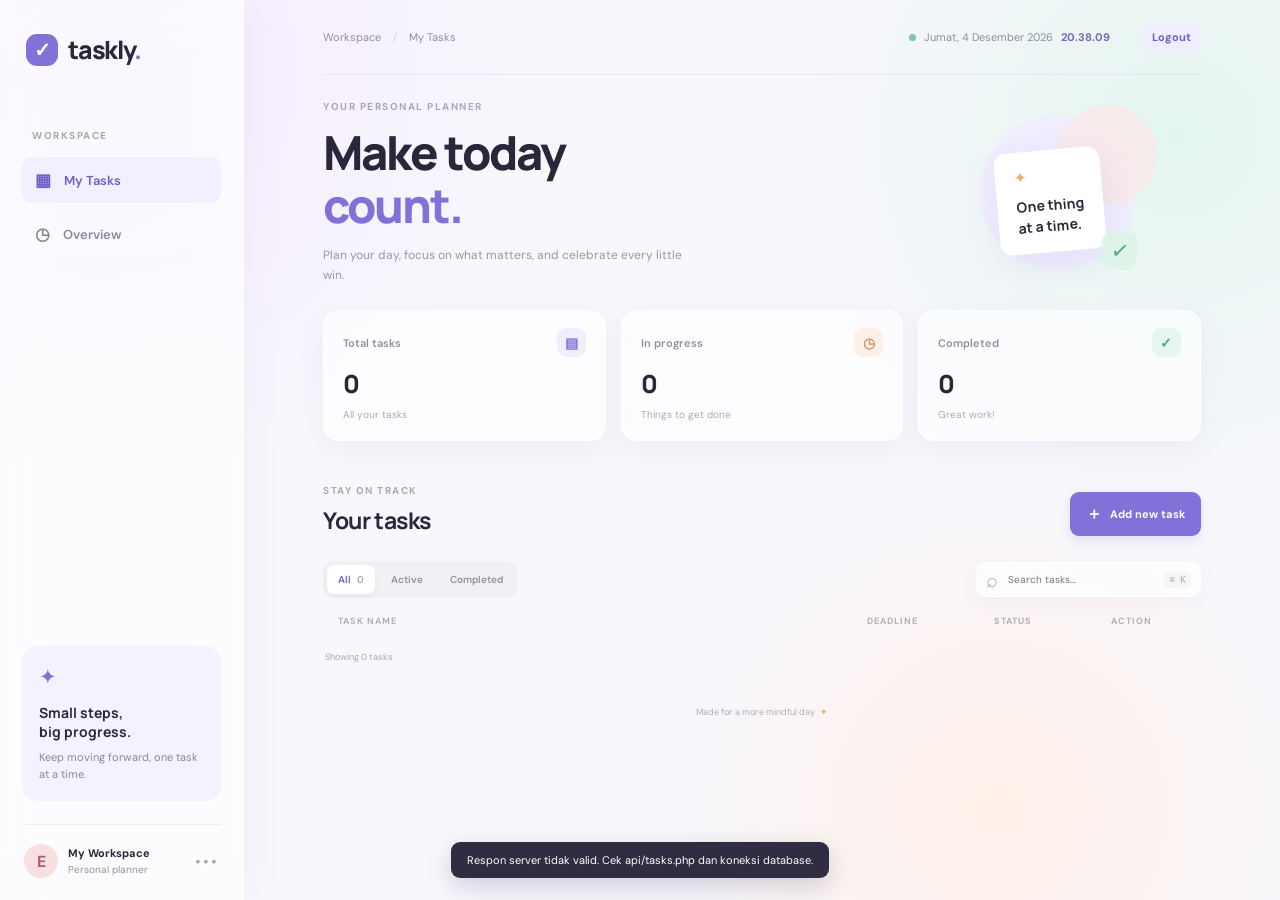
<file: index.html>
<!DOCTYPE html>
<html lang="id">
<head>
  <meta charset="UTF-8">
  <meta name="viewport" content="width=device-width, initial-scale=1.0">
  <meta name="description" content="Taskly - aplikasi pengelola tugas harian sederhana.">
  <title>Taskly | My Daily Planner</title>
  <link rel="preconnect" href="https://fonts.googleapis.com">
  <link rel="preconnect" href="https://fonts.gstatic.com" crossorigin>
  <link href="https://fonts.googleapis.com/css2?family=DM+Sans:wght@400;500;600;700&family=Manrope:wght@500;600;700;800&display=swap" rel="stylesheet">
  <link rel="stylesheet" href="style.css">
  <link rel="stylesheet" href="auth.css">
  <script src="script.js" defer></script>
</head>
<body>
  <div class="app-shell">
    <aside class="sidebar">
      <a class="brand" href="#" aria-label="Taskly beranda">
        <span class="brand-mark">✓</span>
        <span>taskly<span class="brand-dot">.</span></span>
      </a>

      <div class="sidebar-label">WORKSPACE</div>
      <nav class="side-nav" aria-label="Navigasi utama">
        <a class="nav-link active" href="#tasks"><span class="nav-icon">▦</span> My Tasks</a>
        <a class="nav-link" href="#overview"><span class="nav-icon">◷</span> Overview</a>
      </nav>

      <div class="sidebar-bottom">
        <div class="mini-card">
          <div class="mini-spark">✦</div>
          <strong>Small steps,</strong>
          <strong>big progress.</strong>
          <p>Keep moving forward, one task at a time.</p>
        </div>
        <div class="profile">
          <div class="avatar">E</div>
          <div><strong>My Workspace</strong><small>Personal planner</small></div>
          <span class="profile-menu">•••</span>
        </div>
      </div>
    </aside>

    <main class="main-content" id="tasks">
      <header class="topbar">
        <div class="breadcrumb">Workspace <span>/</span> My Tasks</div>
        <div class="topbar-right"><span class="today-dot"></span><span id="todayLabel">Today</span><span id="clockLabel" class="clock-label"></span><div class="user-box"><span id="userName"></span><button class="logout-btn" id="logoutBtn" type="button">Logout</button></div></div>
      </header>

      <section class="welcome" id="overview">
        <div>
          <p class="eyebrow">YOUR PERSONAL PLANNER</p>
          <h1>Make today<br><span>count.</span></h1>
          <p class="welcome-copy">Plan your day, focus on what matters, and celebrate every little win.</p>
        </div>
        <div class="welcome-art" aria-hidden="true">
          <div class="art-circle circle-one"></div>
          <div class="art-circle circle-two"></div>
          <div class="art-note"><span>✦</span><b>One thing<br>at a time.</b></div>
          <div class="art-check">✓</div>
        </div>
      </section>

      <section class="stats-grid" aria-label="Ringkasan tugas">
        <article class="stat-card">
          <div class="stat-top"><span>Total tasks</span><span class="stat-icon lavender">▤</span></div>
          <strong id="totalCount">0</strong><small>All your tasks</small>
        </article>
        <article class="stat-card">
          <div class="stat-top"><span>In progress</span><span class="stat-icon peach">◷</span></div>
          <strong id="activeCount">0</strong><small>Things to get done</small>
        </article>
        <article class="stat-card">
          <div class="stat-top"><span>Completed</span><span class="stat-icon mint">✓</span></div>
          <strong id="completedCount">0</strong><small>Great work!</small>
        </article>
      </section>

      <section class="task-section">
        <div class="section-heading">
          <div><p class="eyebrow">STAY ON TRACK</p><h2>Your tasks</h2></div>
          <button class="primary-btn" id="openAddBtn" type="button"><span>＋</span> Add new task</button>
        </div>

        <div class="toolbar">
          <div class="filter-tabs" role="group" aria-label="Filter status">
            <button class="filter-btn selected" data-filter="all" type="button">All <span id="allTabCount">0</span></button>
            <button class="filter-btn" data-filter="active" type="button">Active</button>
            <button class="filter-btn" data-filter="completed" type="button">Completed</button>
          </div>
          <label class="search-box">
            <span aria-hidden="true">⌕</span>
            <input id="searchInput" type="search" placeholder="Search tasks..." autocomplete="off">
            <kbd>⌘ K</kbd>
          </label>
        </div>

        <div class="list-header"><span>TASK NAME</span><span>DEADLINE</span><span>STATUS</span><span>ACTION</span></div>
        <div id="taskList" class="task-list" aria-live="polite"></div>
        <div id="emptyState" class="empty-state">
          <div class="empty-icon">✦</div>
          <h3>No tasks found</h3>
          <p>Add a new task or change your search and filter.</p>
          <button class="text-btn" id="emptyAddBtn" type="button">＋ Create your first task</button>
        </div>
        <p class="result-note" id="resultNote">Showing 0 tasks</p>
      </section>

      <footer class="footer">Made for a more mindful day <span>✦</span></footer>
    </main>
  </div>

  <div class="modal-backdrop" id="taskModal" hidden>
    <section class="modal" role="dialog" aria-modal="true" aria-labelledby="modalTitle">
      <div class="modal-heading">
        <div><p class="eyebrow">TASK DETAILS</p><h2 id="modalTitle">Create a task</h2></div>
        <button class="icon-btn" id="closeModalBtn" type="button" aria-label="Tutup">×</button>
      </div>
      <form id="taskForm" novalidate>
        <label class="field-label" for="taskTitle">Task name <span>*</span></label>
        <input class="field-input" id="taskTitle" name="taskTitle" type="text" maxlength="80" placeholder="e.g. Finish my project" required>
        <small class="field-hint">Use a short, clear task name (maximum 80 characters).</small>
        <p class="field-error" id="titleError"></p>

        <label class="field-label" for="taskDescription">Description <small>(optional)</small></label>
        <textarea class="field-input description-input" id="taskDescription" name="taskDescription" maxlength="240" placeholder="Add a few details..."></textarea>

        <div class="form-row">
          <div class="form-column">
            <label class="field-label" for="taskDateTime">Deadline</label>
            <input class="field-input" id="taskDateTime" name="taskDateTime" type="datetime-local">
            <p class="field-error" id="dateError"></p>
          </div>
          <div class="form-column">
            <label class="field-label" for="taskStatus">Status</label>
            <select class="field-input" id="taskStatus" name="taskStatus">
              <option value="active">Active</option>
              <option value="completed">Completed</option>
            </select>
          </div>
        </div>
        <div class="form-actions">
          <button class="secondary-btn" id="cancelBtn" type="button">Cancel</button>
          <button class="primary-btn" id="saveTaskBtn" type="submit">Save task</button>
        </div>
      </form>
    </section>
  </div>
  <div class="toast" id="toast" role="status" aria-live="polite"></div>
</body>
</html>
</file>
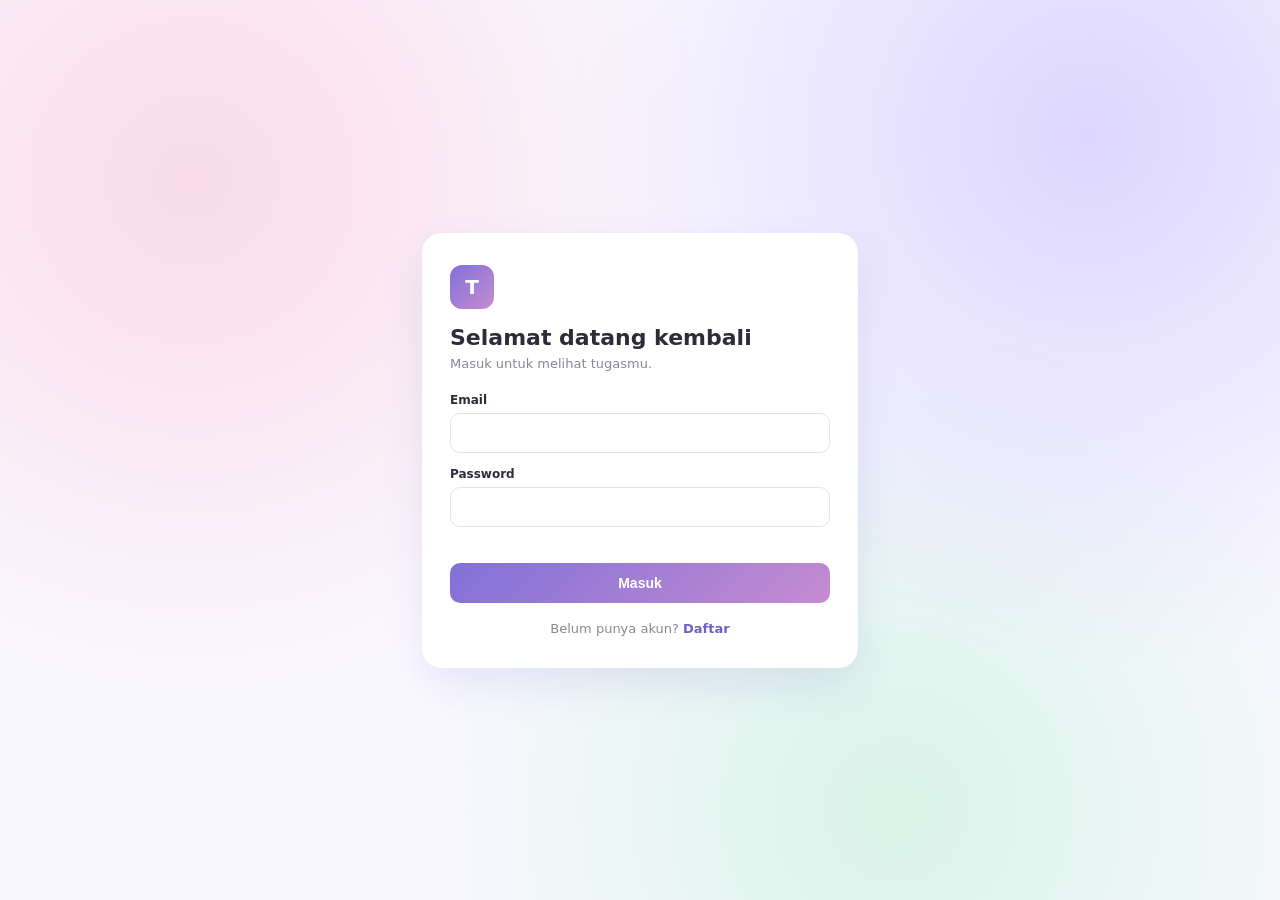
<file: login.html>
<!DOCTYPE html>
<html lang="id">
<head>
  <meta charset="UTF-8">
  <meta name="viewport" content="width=device-width, initial-scale=1.0">
  <title>Login - Taskly</title>
  <link rel="stylesheet" href="auth.css">
</head>
<body class="auth-page">
  <main class="auth-card">
    <div class="auth-logo">T</div>
    <h1>Selamat datang kembali</h1>
    <p class="auth-sub">Masuk untuk melihat tugasmu.</p>

    <form id="loginForm" novalidate>
      <label for="email">Email</label>
      <input id="email" type="email" autocomplete="email" required>

      <label for="password">Password</label>
      <input id="password" type="password" autocomplete="current-password" required>

      <p class="auth-error" id="authError" role="alert"></p>
      <button class="auth-btn" id="submitBtn" type="submit">Masuk</button>
    </form>

    <p class="auth-switch">Belum punya akun? <a href="register.html">Daftar</a></p>
  </main>
  <script src="auth.js"></script>
</body>
</html>
</file>
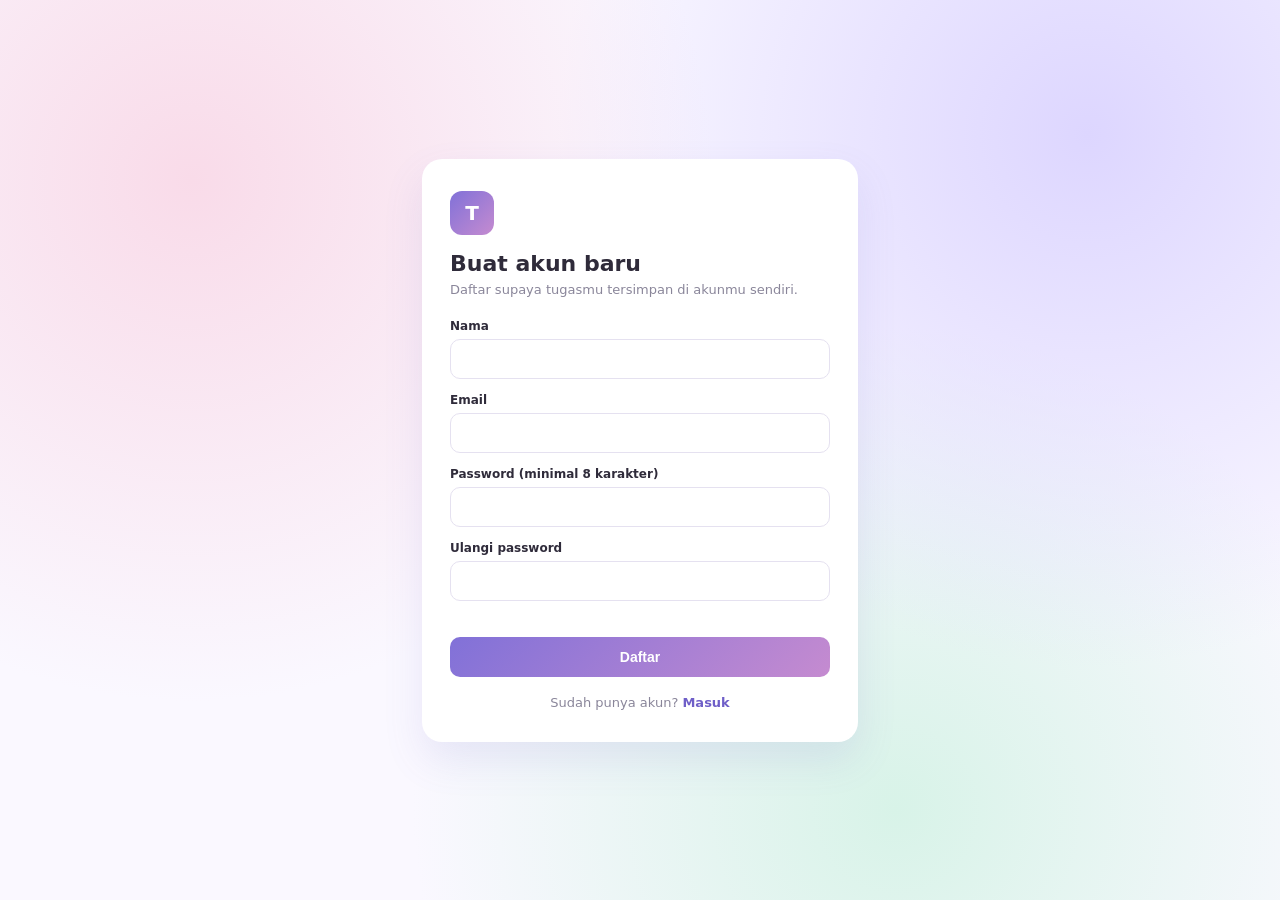
<file: register.html>
<!DOCTYPE html>
<html lang="id">
<head>
  <meta charset="UTF-8">
  <meta name="viewport" content="width=device-width, initial-scale=1.0">
  <title>Daftar - Taskly</title>
  <link rel="stylesheet" href="auth.css">
</head>
<body class="auth-page">
  <main class="auth-card">
    <div class="auth-logo">T</div>
    <h1>Buat akun baru</h1>
    <p class="auth-sub">Daftar supaya tugasmu tersimpan di akunmu sendiri.</p>

    <form id="registerForm" novalidate>
      <label for="name">Nama</label>
      <input id="name" type="text" autocomplete="name" maxlength="60" required>

      <label for="email">Email</label>
      <input id="email" type="email" autocomplete="email" required>

      <label for="password">Password (minimal 8 karakter)</label>
      <input id="password" type="password" autocomplete="new-password" required>

      <label for="password2">Ulangi password</label>
      <input id="password2" type="password" autocomplete="new-password" required>

      <p class="auth-error" id="authError" role="alert"></p>
      <button class="auth-btn" id="submitBtn" type="submit">Daftar</button>
    </form>

    <p class="auth-switch">Sudah punya akun? <a href="login.html">Masuk</a></p>
  </main>
  <script src="auth.js"></script>
</body>
</html>
</file>
<file: style.css>
* { box-sizing: border-box; }
:root {
  --ink: #29283a; --muted: #9291a2; --line: #efedf3; --purple: #8171d8;
  --purple-dark: #6f5fc8; --lavender: #f0edff; --surface: #fff;
  --bg: #faf9fc; --green: #4caa87; --red: #d66c76;
}
body {
  margin: 0;
  background:
    radial-gradient(circle at 8% 8%, #f4eaff 0, transparent 29%),
    radial-gradient(circle at 92% 15%, #e4f5f0 0, transparent 27%),
    radial-gradient(circle at 78% 90%, #fff0e8 0, transparent 25%),
    #f8f7fc;
  color: var(--ink);
  font-family: "DM Sans", sans-serif;
  background-attachment: fixed;
}
button, input, textarea, select { font: inherit; }
button { cursor: pointer; }
.app-shell { min-height: 100vh; display: flex; max-width: 1600px; margin: auto; }
.sidebar {
  width: 244px; flex-shrink: 0;
  background: rgba(255,255,255,.62);
  border-right: 1px solid rgba(255,255,255,.8);
  box-shadow: 8px 0 35px rgba(103, 88, 150, .04);
  backdrop-filter: blur(22px); -webkit-backdrop-filter: blur(22px);
  padding: 32px 22px 22px; display: flex; flex-direction: column;
}
.brand { display: flex; align-items: center; gap: 10px; color: var(--ink); text-decoration: none; font: 800 25px Manrope, sans-serif; letter-spacing: -1.2px; margin: 0 0 62px 4px; }
.brand-mark { display: grid; place-items: center; width: 32px; height: 32px; border-radius: 11px; color: #fff; background: var(--purple); font-size: 20px; }
.brand-dot { color: var(--purple); }
.sidebar-label, .eyebrow { font-size: 10px; letter-spacing: 1.5px; font-weight: 700; color: #aaa7b8; }
.sidebar-label { margin: 0 0 15px 10px; }
.side-nav { display: grid; gap: 8px; }
.nav-link { text-decoration: none; color: #898799; padding: 12px 13px; border-radius: 10px; font-size: 13px; font-weight: 600; display: flex; align-items: center; gap: 13px; }
.nav-link.active { color: var(--purple-dark); background: #f2efff; }
.nav-icon { font-size: 17px; }
.sidebar-bottom { margin-top: auto; }
.mini-card { background: #f5f2ff; border-radius: 15px; padding: 17px; position: relative; overflow: hidden; }
.mini-spark { color: var(--purple); font-size: 21px; margin-bottom: 12px; }
.mini-card strong { display: block; font: 700 14px Manrope; }
.mini-card p { font-size: 11px; line-height: 1.6; color: #8b879d; margin: 8px 0 0; }
.profile { border-top: 1px solid var(--line); margin-top: 23px; padding: 19px 2px 0; display: flex; align-items: center; gap: 10px; }
.avatar { width: 34px; height: 34px; border-radius: 50%; background: #f8dfe1; color: #a45e72; display: grid; place-items: center; font-weight: 700; }
.profile strong, .profile small { display: block; }
.profile strong { font-size: 11px; }.profile small { color: var(--muted); font-size: 10px; margin-top: 3px; }
.profile-menu { margin-left: auto; color: #aaa; letter-spacing: 2px; }
.main-content { flex: 1; min-width: 0; padding: 0 6.2% 25px; max-width: 1300px; margin: 0 auto; }
.topbar {
  height: 75px; display: flex; align-items: center; justify-content: space-between;
  border-bottom: 1px solid rgba(226,222,237,.65);
  color: #918da2; font-size: 11px;
}
.topbar-right { display: flex; align-items: center; gap: 8px; }
.topbar-divider { color: #c8c3d4; }
.clock-label { color: #7668bd; font-weight: 700; font-variant-numeric: tabular-nums; }
.breadcrumb span { padding: 0 9px; color: #cfccd8; }.topbar-right { display: flex; align-items: center; gap: 8px; }
.today-dot { width: 7px; height: 7px; border-radius: 50%; background: #7bc7a7; }
.welcome { min-height: 235px; display: flex; align-items: center; justify-content: space-between; position: relative; overflow: hidden; }
.welcome .eyebrow { margin: 0 0 13px; }
h1 { font: 800 clamp(34px, 4vw, 47px)/1.13 Manrope, sans-serif; letter-spacing: -2px; margin: 0; }
h1 span { color: var(--purple); }
.welcome-copy { color: #9997a7; font-size: 12px; margin: 13px 0 0; max-width: 360px; line-height: 1.7; }
.welcome-art { width: 245px; height: 180px; position: relative; margin-right: 5%; }
.art-circle { position: absolute; border-radius: 50%; }
.circle-one { width: 155px; height: 155px; background: #f0edff; right: 22px; top: 12px; }
.circle-two { width: 100px; height: 100px; background: #f9e9e9; right: 0; top: 2px; opacity: .8; }
.art-note { position: absolute; right: 54px; top: 47px; background: #fff; padding: 15px 19px; border-radius: 12px; box-shadow: 0 10px 35px #5c4e9515; transform: rotate(-5deg); }
.art-note span { color: #e9b36d; display: block; margin-bottom: 8px; }.art-note b { font: 700 14px/1.45 Manrope; }
.art-check { position: absolute; bottom: 14px; right: 19px; width: 37px; height: 37px; border-radius: 12px; display: grid; place-items: center; background: #dff3e9; color: #4caa87; font-size: 22px; transform: rotate(8deg); }
.stats-grid { display: grid; grid-template-columns: repeat(3, 1fr); gap: 15px; }
.stat-card {
  background: rgba(255,255,255,.64);
  border: 1px solid rgba(255,255,255,.92);
  border-radius: 16px; padding: 17px 19px;
  box-shadow: 0 10px 30px rgba(93, 80, 130, .055);
  backdrop-filter: blur(18px); -webkit-backdrop-filter: blur(18px);
}
.stat-top { display: flex; justify-content: space-between; align-items: center; color: #9290a1; font-size: 11px; font-weight: 600; }
.stat-icon { width: 29px; height: 29px; border-radius: 9px; display: grid; place-items: center; font-size: 14px; }
.lavender { color: #8070d5; background: #f0edff; }.peach { color: #d78d69; background: #fff0e7; }.mint { color: #4ca984; background: #e6f6ee; }
.stat-card > strong { display: block; font: 800 25px Manrope; margin: 9px 0 1px; }.stat-card > small { color: #aaa8b6; font-size: 10px; }
.task-section { margin-top: 43px; }
.section-heading { display: flex; justify-content: space-between; align-items: end; }
.section-heading .eyebrow { margin: 0 0 7px; } h2 { font: 700 23px Manrope; margin: 0; letter-spacing: -.6px; }
.primary-btn { border: 0; border-radius: 9px; padding: 11px 16px; background: var(--purple); color: white; font-size: 11px; font-weight: 700; box-shadow: 0 5px 12px #8171d82b; transition: .2s; }
.primary-btn:hover { background: var(--purple-dark); transform: translateY(-1px); }.primary-btn span { font-size: 16px; vertical-align: -1px; margin-right: 5px; }
.toolbar { display: flex; justify-content: space-between; align-items: center; margin: 25px 0 17px; gap: 15px; }
.filter-tabs { display: flex; gap: 5px; background: #f1f0f5; border-radius: 9px; padding: 4px; }
.filter-btn { border: 0; background: transparent; color: #9290a1; border-radius: 7px; padding: 8px 11px; font-size: 10px; font-weight: 600; }
.filter-btn.selected { background: #fff; color: var(--purple-dark); box-shadow: 0 2px 7px #30234a0c; }
.filter-btn span { margin-left: 4px; color: #aaa; }
.search-box {
  height: 35px; width: 225px; display: flex; align-items: center; gap: 8px;
  padding: 0 9px; border: 1px solid rgba(255,255,255,.95); border-radius: 10px;
  background: rgba(255,255,255,.68); color: #aaa7b6;
  box-shadow: 0 6px 20px rgba(93,80,130,.04);
  backdrop-filter: blur(14px); -webkit-backdrop-filter: blur(14px);
}
.search-box > span { font-size: 20px; }.search-box input { width: 100%; min-width: 0; border: 0; outline: 0; font-size: 10px; color: var(--ink); background: transparent; }.search-box kbd { white-space: nowrap; font-size: 9px; color: #aaa; background: #f6f5f8; padding: 3px 5px; border-radius: 4px; }
.list-header, .task-row { display: grid; grid-template-columns: minmax(180px, 1fr) 115px 105px 75px; align-items: center; gap: 12px; }
.list-header { padding: 0 15px 11px; color: #b0aebb; font-size: 9px; letter-spacing: 1px; font-weight: 700; }
.task-list { display: grid; gap: 8px; }
.task-row {
  background: rgba(255,255,255,.68);
  border: 1px solid rgba(255,255,255,.95);
  border-radius: 13px; padding: 13px 15px; min-height: 62px;
  box-shadow: 0 7px 22px rgba(93, 80, 130, .045);
  backdrop-filter: blur(16px); -webkit-backdrop-filter: blur(16px);
  transition: transform .2s, box-shadow .2s;
}
.task-row:hover { transform: translateY(-1px); box-shadow: 0 11px 26px rgba(93,80,130,.08); }
.task-main { display: flex; align-items: center; gap: 11px; min-width: 0; }
.complete-toggle { width: 17px; height: 17px; border: 1.5px solid #d8d5e2; border-radius: 6px; background: #fff; color: #fff; flex-shrink: 0; padding: 0; font-size: 11px; }
.complete-toggle.is-complete { border-color: #79c3a2; background: #79c3a2; }
.task-title { font-size: 11px; font-weight: 700; overflow-wrap: anywhere; }.task-description { display: block; color: #aaa8b6; font-size: 9px; margin-top: 4px; overflow-wrap: anywhere; }
.task-row.is-complete .task-title { color: #aaa8b6; text-decoration: line-through; }
.task-date { color: #9693a3; font-size: 10px; }.task-date.overdue { color: var(--red); font-weight: 700; }
.status-pill { justify-self: start; padding: 5px 9px; border-radius: 20px; font-size: 9px; font-weight: 700; }.status-pill.active { background: #fff1e7; color: #d58d68; }.status-pill.completed { background: #e8f6ef; color: #4ca984; }
.row-actions { display: flex; gap: 5px; }.icon-btn { width: 27px; height: 27px; border: 0; background: #f7f6fa; color: #9995a8; border-radius: 7px; font-size: 14px; }.icon-btn:hover { color: var(--purple); background: #f0edff; }.icon-btn.delete:hover { color: var(--red); background: #fff0f1; }
.empty-state {
  display: none; text-align: center; padding: 42px 15px;
  background: rgba(255,255,255,.65); border: 1px dashed #e7e3ee;
  border-radius: 15px; backdrop-filter: blur(14px);
}
.empty-state.visible { display: block; }.empty-icon { margin: auto auto 12px; width: 39px; height: 39px; border-radius: 13px; background: #f2efff; color: var(--purple); display: grid; place-items: center; font-size: 20px; }.empty-state h3 { font: 700 14px Manrope; margin: 0; }.empty-state p { color: #aaa7b6; font-size: 10px; }.text-btn { border: 0; color: var(--purple); background: transparent; font-size: 10px; font-weight: 700; }
.result-note { color: #aaa7b6; font-size: 9px; margin: 13px 2px 0; }.footer { text-align: center; color: #b0adba; font-size: 9px; margin: 43px 0 0; }.footer span { color: #d6b56e; margin-left: 3px; }
.modal-backdrop { position: fixed; inset: 0; z-index: 5; background: #25213b70; display: grid; place-items: center; padding: 18px; }.modal-backdrop[hidden] { display: none; }
.modal {
  width: min(100%, 470px);
  background: rgba(255,255,255,.88);
  border: 1px solid rgba(255,255,255,.95);
  border-radius: 19px; padding: 25px;
  box-shadow: 0 20px 70px #19152b30;
  backdrop-filter: blur(24px); -webkit-backdrop-filter: blur(24px);
}
.modal-heading { display: flex; justify-content: space-between; align-items: start; margin-bottom: 23px; }.modal-heading .eyebrow { margin: 0 0 7px; }.modal-heading h2 { font-size: 21px; }
.modal-heading .icon-btn { width: 30px; height: 30px; font-size: 20px; }
.field-label { display: block; font-size: 11px; font-weight: 700; margin: 14px 0 7px; }.field-label > span { color: var(--red); }.field-label small { color: #aaa; font-weight: 400; }
.field-input { display: block; width: 100%; padding: 11px 12px; border: 1px solid #e9e6ef; border-radius: 8px; outline: none; color: var(--ink); background: #fff; font-size: 11px; }.field-input:focus { border-color: #a99de8; box-shadow: 0 0 0 3px #8171d815; }.field-input.invalid { border-color: var(--red); }
.description-input { min-height: 76px; resize: vertical; }.field-hint { color: #aaa7b6; font-size: 9px; display: block; margin-top: 6px; }.field-error { color: var(--red); font-size: 9px; min-height: 0; margin: 4px 0 0; }.form-row { display: grid; grid-template-columns: 1fr 1fr; gap: 13px; }.form-actions { display: flex; justify-content: end; gap: 9px; margin-top: 24px; }.secondary-btn { border: 1px solid #e9e6ef; background: #fff; color: #898697; border-radius: 8px; padding: 10px 15px; font-size: 11px; font-weight: 600; }
.toast { position: fixed; z-index: 10; bottom: 22px; left: 50%; transform: translate(-50%, 15px); opacity: 0; pointer-events: none; background: #302d42; color: #fff; border-radius: 9px; padding: 11px 16px; font-size: 11px; box-shadow: 0 8px 25px #201b3330; transition: .25s; }.toast.show { opacity: 1; transform: translate(-50%, 0); }
@media (max-width: 850px) { .sidebar { width: 200px; }.main-content { padding: 0 4% 25px; }.welcome-art { margin-right: 0; }.list-header, .task-row { grid-template-columns: minmax(150px, 1fr) 90px 90px 68px; gap: 7px; } }
@media (max-width: 650px) { .sidebar { display: none; }.main-content { padding: 0 18px 22px; }.topbar { height: 58px; }.welcome { min-height: 190px; }.welcome-art { transform: scale(.75); transform-origin: right center; width: 170px; margin-left: -35px; }.welcome-copy { max-width: 240px; font-size: 11px; }.stats-grid { gap: 8px; }.stat-card { padding: 12px; }.stat-card > strong { font-size: 21px; }.stat-top { font-size: 9px; }.stat-icon { width: 24px; height: 24px; }.task-section { margin-top: 32px; }.section-heading h2 { font-size: 20px; }.primary-btn { padding: 10px 11px; font-size: 10px; }.toolbar { align-items: stretch; flex-direction: column; }.filter-tabs { align-self: start; }.search-box { width: 100%; }.list-header { display: none; }.task-row { grid-template-columns: minmax(0, 1fr) auto; gap: 8px; padding: 13px; }.task-main { grid-column: 1; }.task-date { grid-column: 1; margin-left: 28px; }.status-pill { grid-column: 2; grid-row: 1; }.row-actions { grid-column: 2; grid-row: 2; justify-self: end; }.form-row { grid-template-columns: 1fr; gap: 0; } }
</file>
<file: auth.css>
/* Halaman login & register (dibatasi ke body.auth-page supaya tidak mengganggu style.css) */
body.auth-page {
  margin: 0; min-height: 100vh; display: grid; place-items: center; padding: 24px; box-sizing: border-box;
  font-family: 'DM Sans', 'Segoe UI', system-ui, sans-serif; color: #2f2b3a;
  background:
    radial-gradient(circle at 15% 20%, #f9dbe9 0, transparent 40%),
    radial-gradient(circle at 85% 15%, #ddd6ff 0, transparent 40%),
    radial-gradient(circle at 70% 90%, #d8f3e8 0, transparent 40%),
    #faf8ff;
}
.auth-card { width: 100%; max-width: 380px; background: #fff; border-radius: 20px; padding: 32px 28px; box-shadow: 0 18px 40px #6f5fc81f; }
.auth-logo { width: 44px; height: 44px; border-radius: 12px; display: grid; place-items: center; background: linear-gradient(135deg, #8171d8, #c58bd0); color: #fff; font-weight: 800; font-size: 20px; margin-bottom: 16px; }
.auth-card h1 { margin: 0 0 6px; font-size: 22px; }
.auth-sub { margin: 0 0 22px; color: #8a869a; font-size: 13px; }
.auth-card label { display: block; font-size: 12px; font-weight: 700; margin: 14px 0 6px; }
.auth-card input { width: 100%; box-sizing: border-box; border: 1px solid #e5e1f0; border-radius: 10px; padding: 11px 12px; font-size: 14px; outline: none; }
.auth-card input:focus { border-color: #8171d8; box-shadow: 0 0 0 3px #8171d826; }
.auth-error { min-height: 18px; margin: 12px 0 0; color: #d66c76; font-size: 12px; }
.auth-btn { width: 100%; border: 0; border-radius: 10px; padding: 12px; margin-top: 6px; background: linear-gradient(135deg, #8171d8, #c58bd0); color: #fff; font-weight: 700; font-size: 14px; cursor: pointer; }
.auth-btn:hover { filter: brightness(.95); }
.auth-btn:disabled { opacity: .6; cursor: wait; }
.auth-switch { text-align: center; margin: 18px 0 0; font-size: 13px; color: #8a869a; }
.auth-switch a { color: #6f5fc8; font-weight: 700; text-decoration: none; }

/* Nama pengguna + tombol logout di topbar index.html */
.user-box { display: flex; align-items: center; gap: 10px; margin-left: 14px; font-size: 11px; font-weight: 600; color: #6f6a80; }
.logout-btn { border: 0; background: #f0edff; color: #6f5fc8; border-radius: 8px; padding: 6px 10px; font-weight: 700; font-size: 11px; cursor: pointer; }
.logout-btn:hover { background: #e6e1ff; }
</file>
